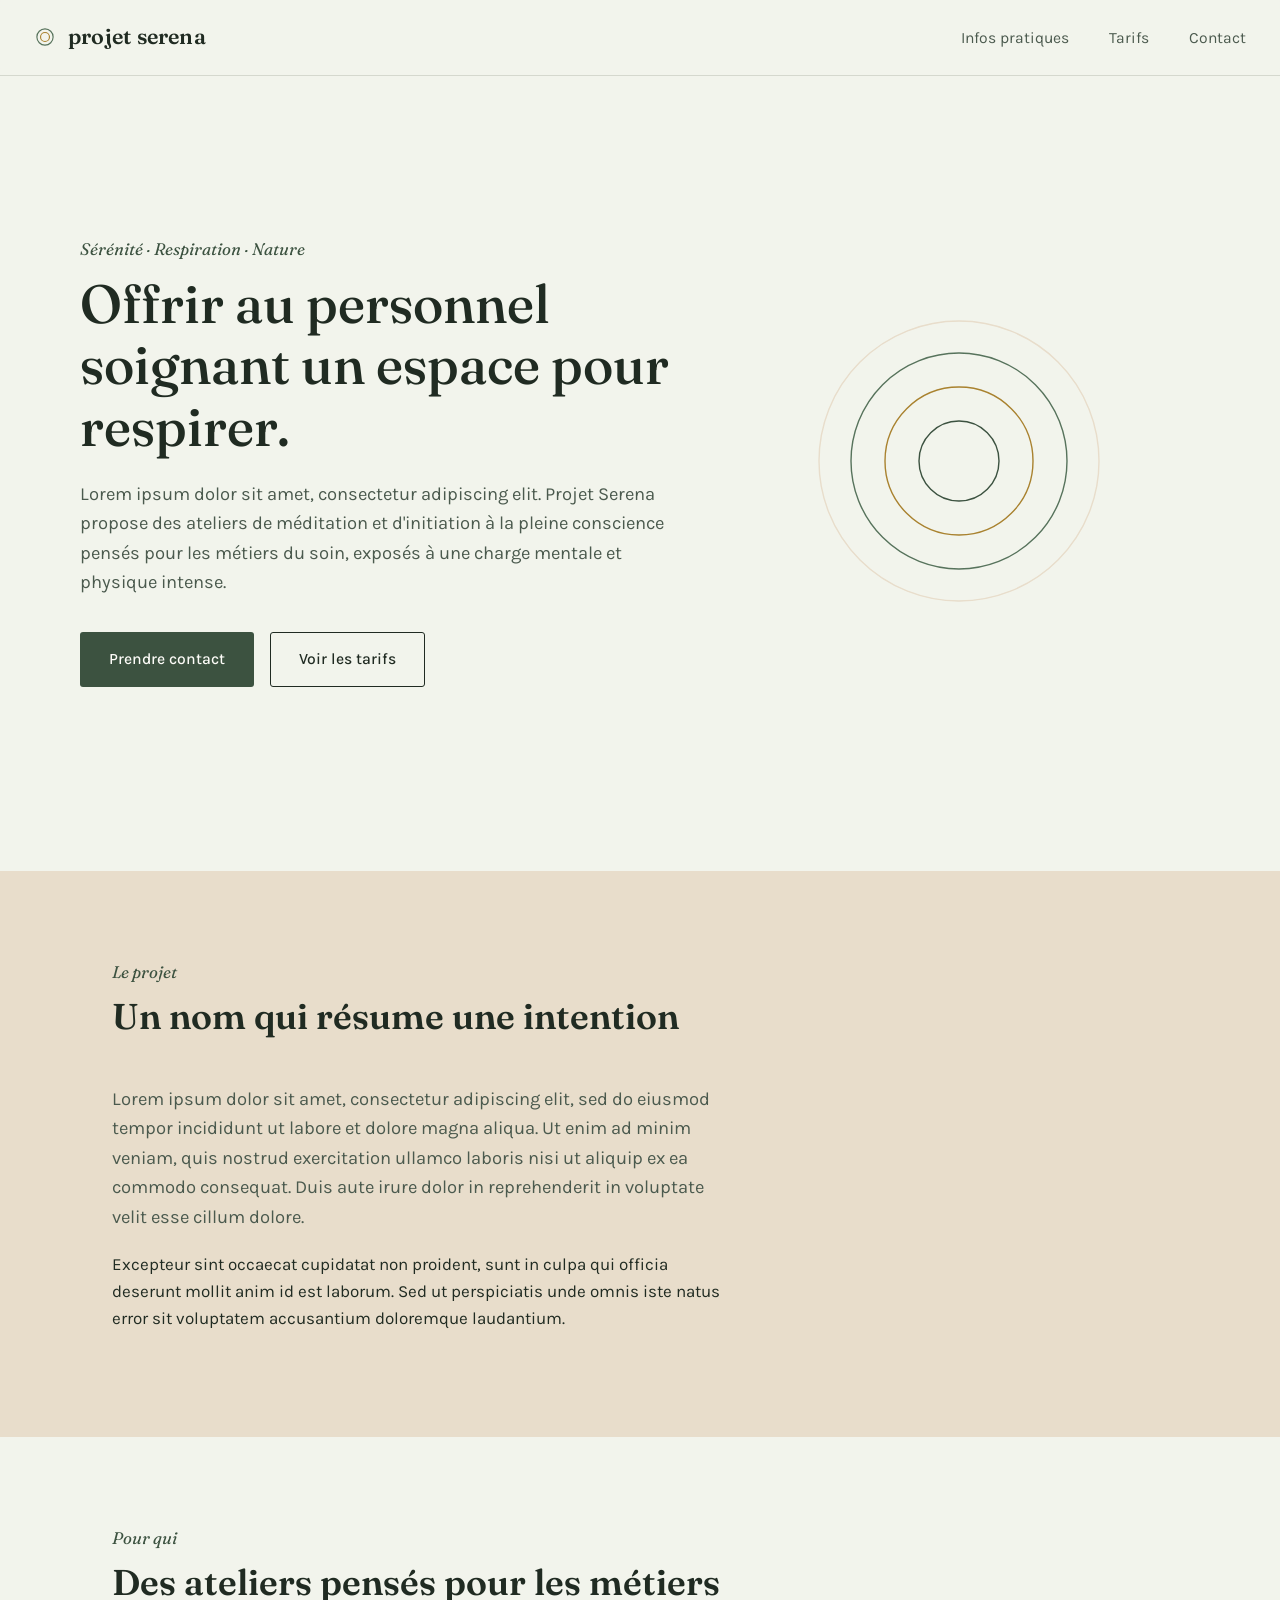
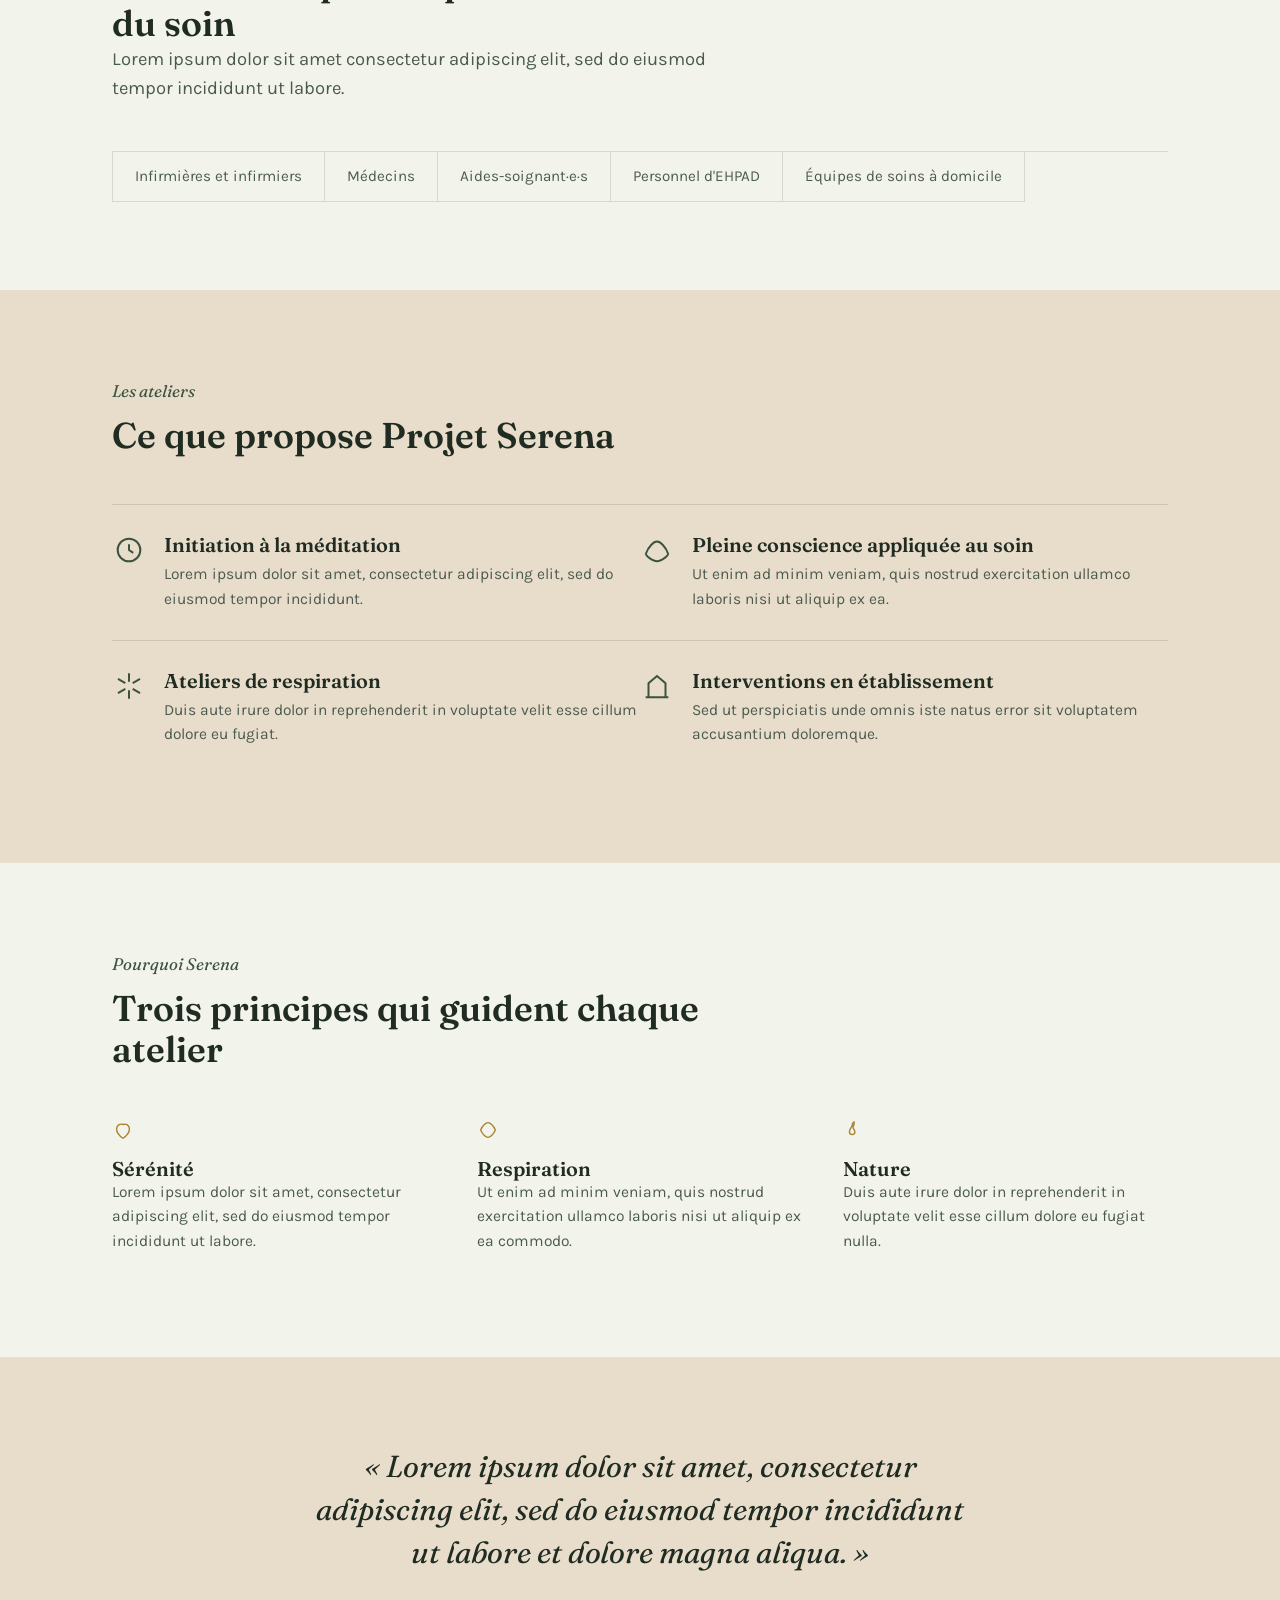
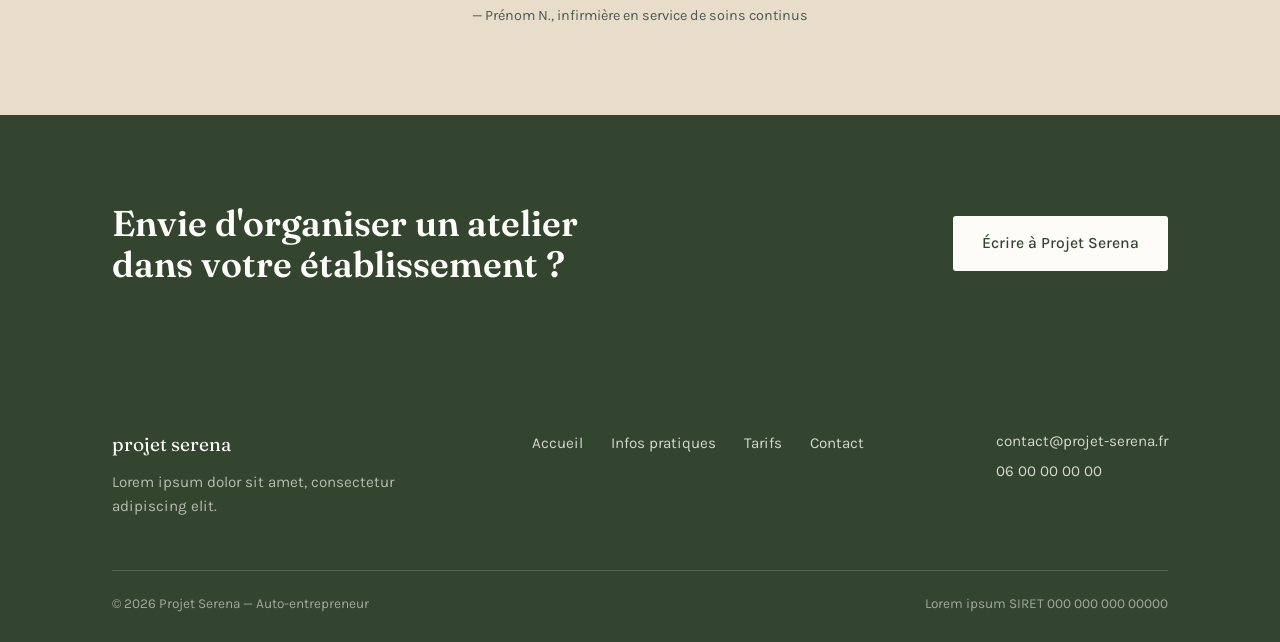
<file: index.html>
<!DOCTYPE html>
<html lang="fr">
<head>
  <meta charset="UTF-8">
  <meta name="viewport" content="width=device-width, initial-scale=1.0">
  <title>Projet Serena — Méditation et pleine conscience pour le personnel soignant</title>
  <meta name="description" content="Projet Serena accompagne le personnel soignant (infirmières, médecins, aides-soignantes, personnel d'EHPAD) avec des ateliers de méditation et de pleine conscience.">

  <link rel="preconnect" href="https://fonts.googleapis.com">
  <link rel="preconnect" href="https://fonts.gstatic.com" crossorigin>
  <link href="https://fonts.googleapis.com/css2?family=Fraunces:ital,opsz,wght@0,9..144,400;0,9..144,500;0,9..144,600;0,9..144,700;1,9..144,500&family=Karla:wght@400;500;700&display=swap" rel="stylesheet">

  <link rel="stylesheet" href="style.css">
</head>
<body>

  <header class="site-header">
    <div class="header-inner">
      <a href="index.html" class="logo">
        <svg class="logo-mark" viewBox="0 0 32 32" fill="none" xmlns="http://www.w3.org/2000/svg" aria-hidden="true">
          <circle cx="16" cy="16" r="10" stroke="#57735C" stroke-width="1.4"/>
          <circle cx="16" cy="16" r="5.5" stroke="#A9822F" stroke-width="1.4"/>
        </svg>
        projet serena
      </a>
      <nav class="main-nav" aria-label="Navigation principale">
        <ul>
          <li><a href="info.html">Infos pratiques</a></li>
          <li><a href="tarifs.html">Tarifs</a></li>
          <li><a href="contact.html">Contact</a></li>
        </ul>
      </nav>
    </div>
  </header>

  <main>

    <!-- Hero -->
    <section class="hero-section">
      <div class="container hero">
        <div class="hero-copy">
          <span class="eyebrow">Sérénité · Respiration · Nature</span>
          <h1>Offrir au personnel soignant un espace pour respirer.</h1>
          <p class="lede">
            Lorem ipsum dolor sit amet, consectetur adipiscing elit. Projet Serena propose
            des ateliers de méditation et d'initiation à la pleine conscience pensés pour
            les métiers du soin, exposés à une charge mentale et physique intense.
          </p>
          <div class="hero-actions">
            <a href="contact.html" class="btn btn-primary">Prendre contact</a>
            <a href="tarifs.html" class="btn btn-ghost">Voir les tarifs</a>
          </div>
        </div>
        <div class="hero-visual">
          <svg class="breath-mark" viewBox="0 0 320 320" width="320" height="320" aria-hidden="true">
            <circle cx="160" cy="160" r="140" stroke="#E8DDCB"/>
            <circle cx="160" cy="160" r="108" stroke="#57735C"/>
            <circle cx="160" cy="160" r="74" stroke="#A9822F"/>
            <circle cx="160" cy="160" r="40" stroke="#3C5240"/>
          </svg>
        </div>
      </div>
    </section>

    <!-- Le projet -->
    <section id="le-projet" class="section-alt">
      <div class="container">
        <div class="section-head">
          <span class="eyebrow">Le projet</span>
          <h2>Un nom qui résume une intention</h2>
        </div>
        <p class="lede">
          Lorem ipsum dolor sit amet, consectetur adipiscing elit, sed do eiusmod tempor
          incididunt ut labore et dolore magna aliqua. Ut enim ad minim veniam, quis
          nostrud exercitation ullamco laboris nisi ut aliquip ex ea commodo consequat.
          Duis aute irure dolor in reprehenderit in voluptate velit esse cillum dolore.
        </p>
        <p>
          Excepteur sint occaecat cupidatat non proident, sunt in culpa qui officia
          deserunt mollit anim id est laborum. Sed ut perspiciatis unde omnis iste natus
          error sit voluptatem accusantium doloremque laudantium.
        </p>
      </div>
    </section>

    <!-- Pour qui -->
    <section id="pour-qui">
      <div class="container">
        <div class="section-head">
          <span class="eyebrow">Pour qui</span>
          <h2>Des ateliers pensés pour les métiers du soin</h2>
          <p class="lede">
            Lorem ipsum dolor sit amet consectetur adipiscing elit, sed do eiusmod
            tempor incididunt ut labore.
          </p>
        </div>
        <div class="tag-row">
          <span>Infirmières et infirmiers</span>
          <span>Médecins</span>
          <span>Aides-soignant·e·s</span>
          <span>Personnel d'EHPAD</span>
          <span>Équipes de soins à domicile</span>
        </div>
      </div>
    </section>

    <!-- Les ateliers -->
    <section id="ateliers" class="section-alt">
      <div class="container">
        <div class="section-head">
          <span class="eyebrow">Les ateliers</span>
          <h2>Ce que propose Projet Serena</h2>
        </div>
        <div class="icon-list">
          <div class="icon-item">
            <svg class="icon" viewBox="0 0 24 24" fill="none" stroke="currentColor" stroke-width="1.4" aria-hidden="true"><circle cx="12" cy="12" r="8"/><path d="M12 8v4l3 2"/></svg>
            <div>
              <h3>Initiation à la méditation</h3>
              <p>Lorem ipsum dolor sit amet, consectetur adipiscing elit, sed do eiusmod tempor incididunt.</p>
            </div>
          </div>
          <div class="icon-item">
            <svg class="icon" viewBox="0 0 24 24" fill="none" stroke="currentColor" stroke-width="1.4" aria-hidden="true"><path d="M4 15c2-6 6-9 8-9s6 3 8 9"/><path d="M4 15c2 3 6 5 8 5s6-2 8-5"/></svg>
            <div>
              <h3>Pleine conscience appliquée au soin</h3>
              <p>Ut enim ad minim veniam, quis nostrud exercitation ullamco laboris nisi ut aliquip ex ea.</p>
            </div>
          </div>
          <div class="icon-item">
            <svg class="icon" viewBox="0 0 24 24" fill="none" stroke="currentColor" stroke-width="1.4" aria-hidden="true"><path d="M12 3v6M12 15v6M4.2 7l5.2 3M14.6 14l5.2 3M4.2 17l5.2-3M14.6 10l5.2-3"/></svg>
            <div>
              <h3>Ateliers de respiration</h3>
              <p>Duis aute irure dolor in reprehenderit in voluptate velit esse cillum dolore eu fugiat.</p>
            </div>
          </div>
          <div class="icon-item">
            <svg class="icon" viewBox="0 0 24 24" fill="none" stroke="currentColor" stroke-width="1.4" aria-hidden="true"><path d="M4 20h16M6 20V10l6-5 6 5v10"/></svg>
            <div>
              <h3>Interventions en établissement</h3>
              <p>Sed ut perspiciatis unde omnis iste natus error sit voluptatem accusantium doloremque.</p>
            </div>
          </div>
        </div>
      </div>
    </section>

    <!-- Pourquoi Serena -->
    <section id="pourquoi">
      <div class="container">
        <div class="section-head">
          <span class="eyebrow">Pourquoi Serena</span>
          <h2>Trois principes qui guident chaque atelier</h2>
        </div>
        <div class="columns-3">
          <div>
            <svg class="col-mark" viewBox="0 0 24 24" fill="none" stroke="currentColor" stroke-width="1.5" aria-hidden="true"><path d="M12 21s-7-4.6-7-10.4A5 5 0 0 1 12 6a5 5 0 0 1 7 4.6C19 16.4 12 21 12 21Z"/></svg>
            <h3>Sérénité</h3>
            <p>Lorem ipsum dolor sit amet, consectetur adipiscing elit, sed do eiusmod tempor incididunt ut labore.</p>
          </div>
          <div>
            <svg class="col-mark" viewBox="0 0 24 24" fill="none" stroke="currentColor" stroke-width="1.5" aria-hidden="true"><path d="M4 12c2-5 6-8 8-8s6 3 8 8c-2 5-6 8-8 8s-6-3-8-8Z"/></svg>
            <h3>Respiration</h3>
            <p>Ut enim ad minim veniam, quis nostrud exercitation ullamco laboris nisi ut aliquip ex ea commodo.</p>
          </div>
          <div>
            <svg class="col-mark" viewBox="0 0 24 24" fill="none" stroke="currentColor" stroke-width="1.5" aria-hidden="true"><path d="M12 3c1 3-1 4-1 6 0 2 2 3 2 5a3 3 0 0 1-6 0c0-4 3-5 3-7 0-1-.5-2.5 2-4Z"/></svg>
            <h3>Nature</h3>
            <p>Duis aute irure dolor in reprehenderit in voluptate velit esse cillum dolore eu fugiat nulla.</p>
          </div>
        </div>
      </div>
    </section>

    <!-- Témoignage -->
    <section class="section-alt">
      <div class="container">
        <blockquote class="quote">
          <p>« Lorem ipsum dolor sit amet, consectetur adipiscing elit, sed do eiusmod tempor incididunt ut labore et dolore magna aliqua. »</p>
          <cite>— Prénom N., infirmière en service de soins continus</cite>
        </blockquote>
      </div>
    </section>

    <!-- CTA -->
    <section class="section-deep">
      <div class="container cta-band">
        <h2>Envie d'organiser un atelier dans votre établissement ?</h2>
        <a href="contact.html" class="btn btn-on-dark">Écrire à Projet Serena</a>
      </div>
    </section>

  </main>

  <footer class="site-footer">
    <div class="container">
      <div class="footer-top">
        <div>
          <div class="footer-logo">projet serena</div>
          <p class="footer-tagline">Lorem ipsum dolor sit amet, consectetur adipiscing elit.</p>
        </div>
        <nav class="footer-nav" aria-label="Navigation du pied de page">
          <ul>
            <li><a href="index.html">Accueil</a></li>
            <li><a href="info.html">Infos pratiques</a></li>
            <li><a href="tarifs.html">Tarifs</a></li>
            <li><a href="contact.html">Contact</a></li>
          </ul>
        </nav>
        <div class="footer-contact">
          <p>contact@projet-serena.fr</p>
          <p>06 00 00 00 00</p>
        </div>
      </div>
      <div class="footer-bottom">
        <span>© 2026 Projet Serena — Auto-entrepreneur</span>
        <span>Lorem ipsum SIRET 000 000 000 00000</span>
      </div>
    </div>
  </footer>

</body>
</html>
</file>
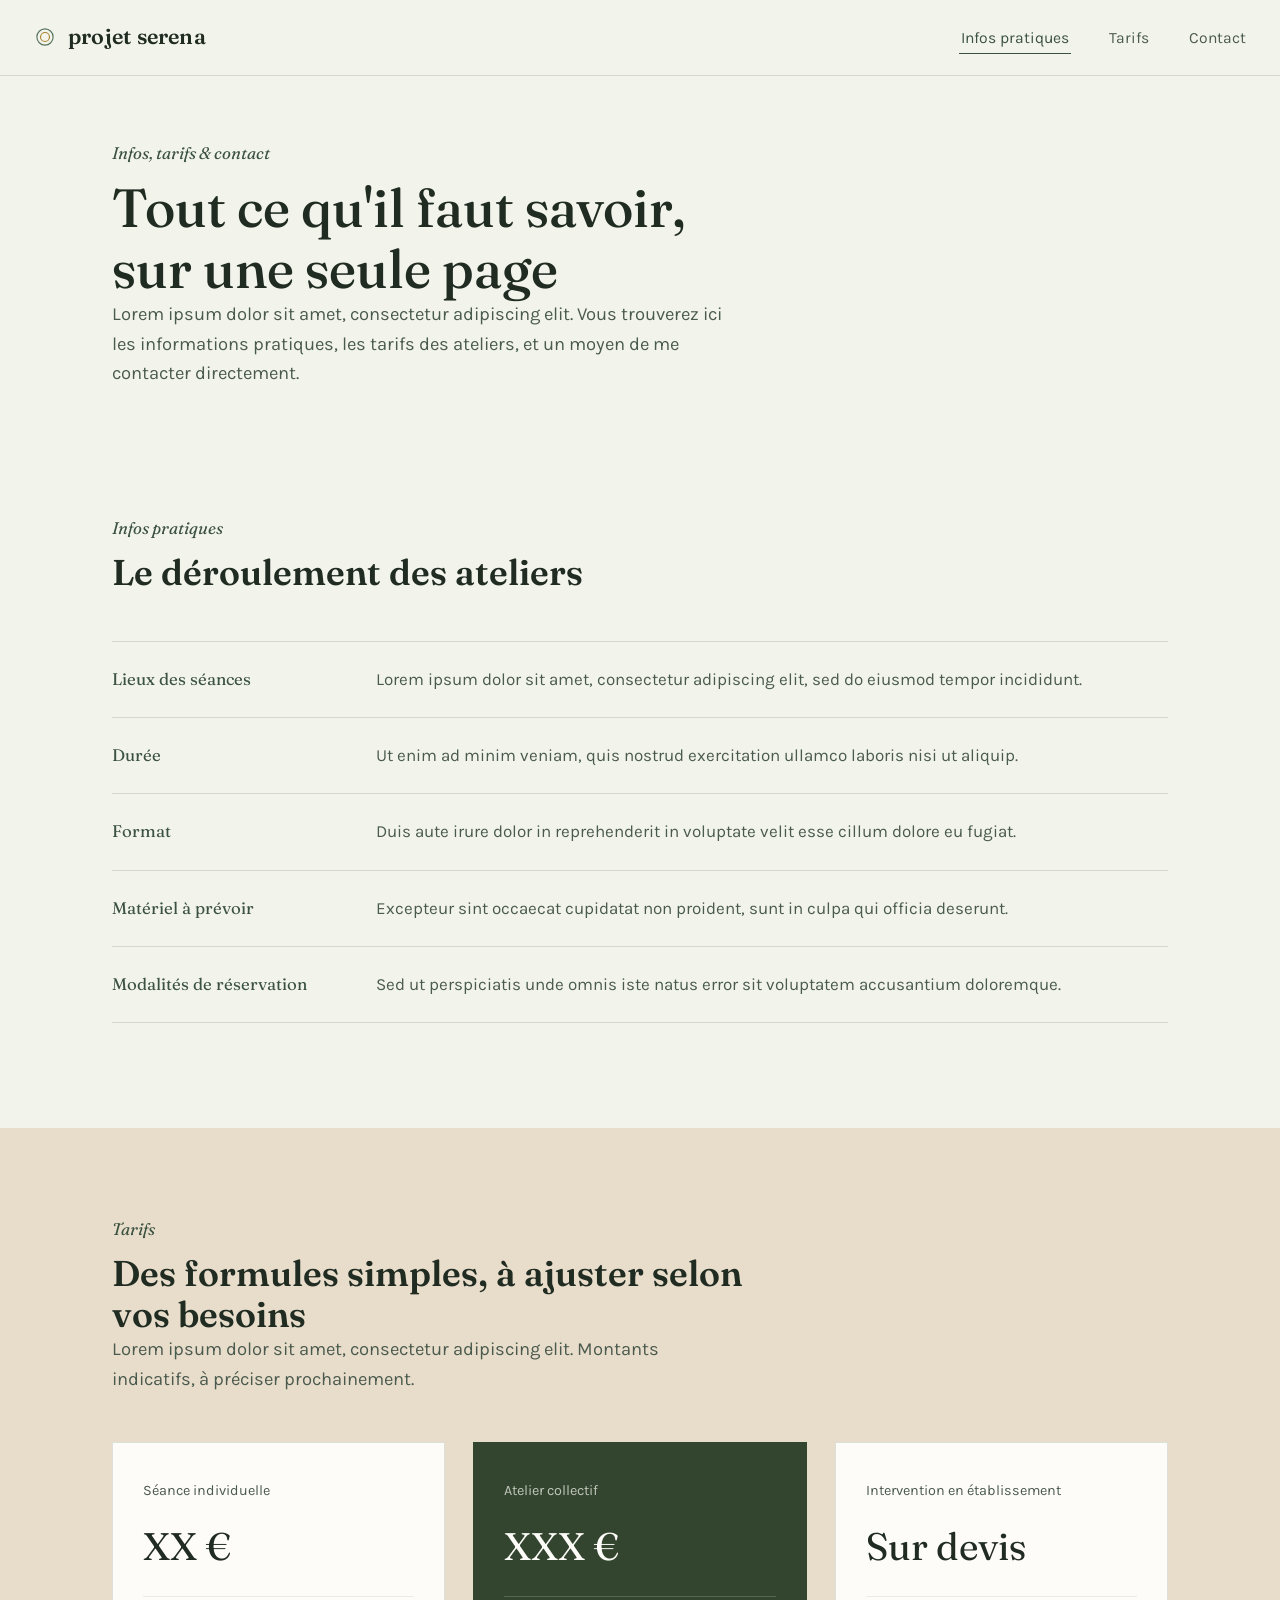
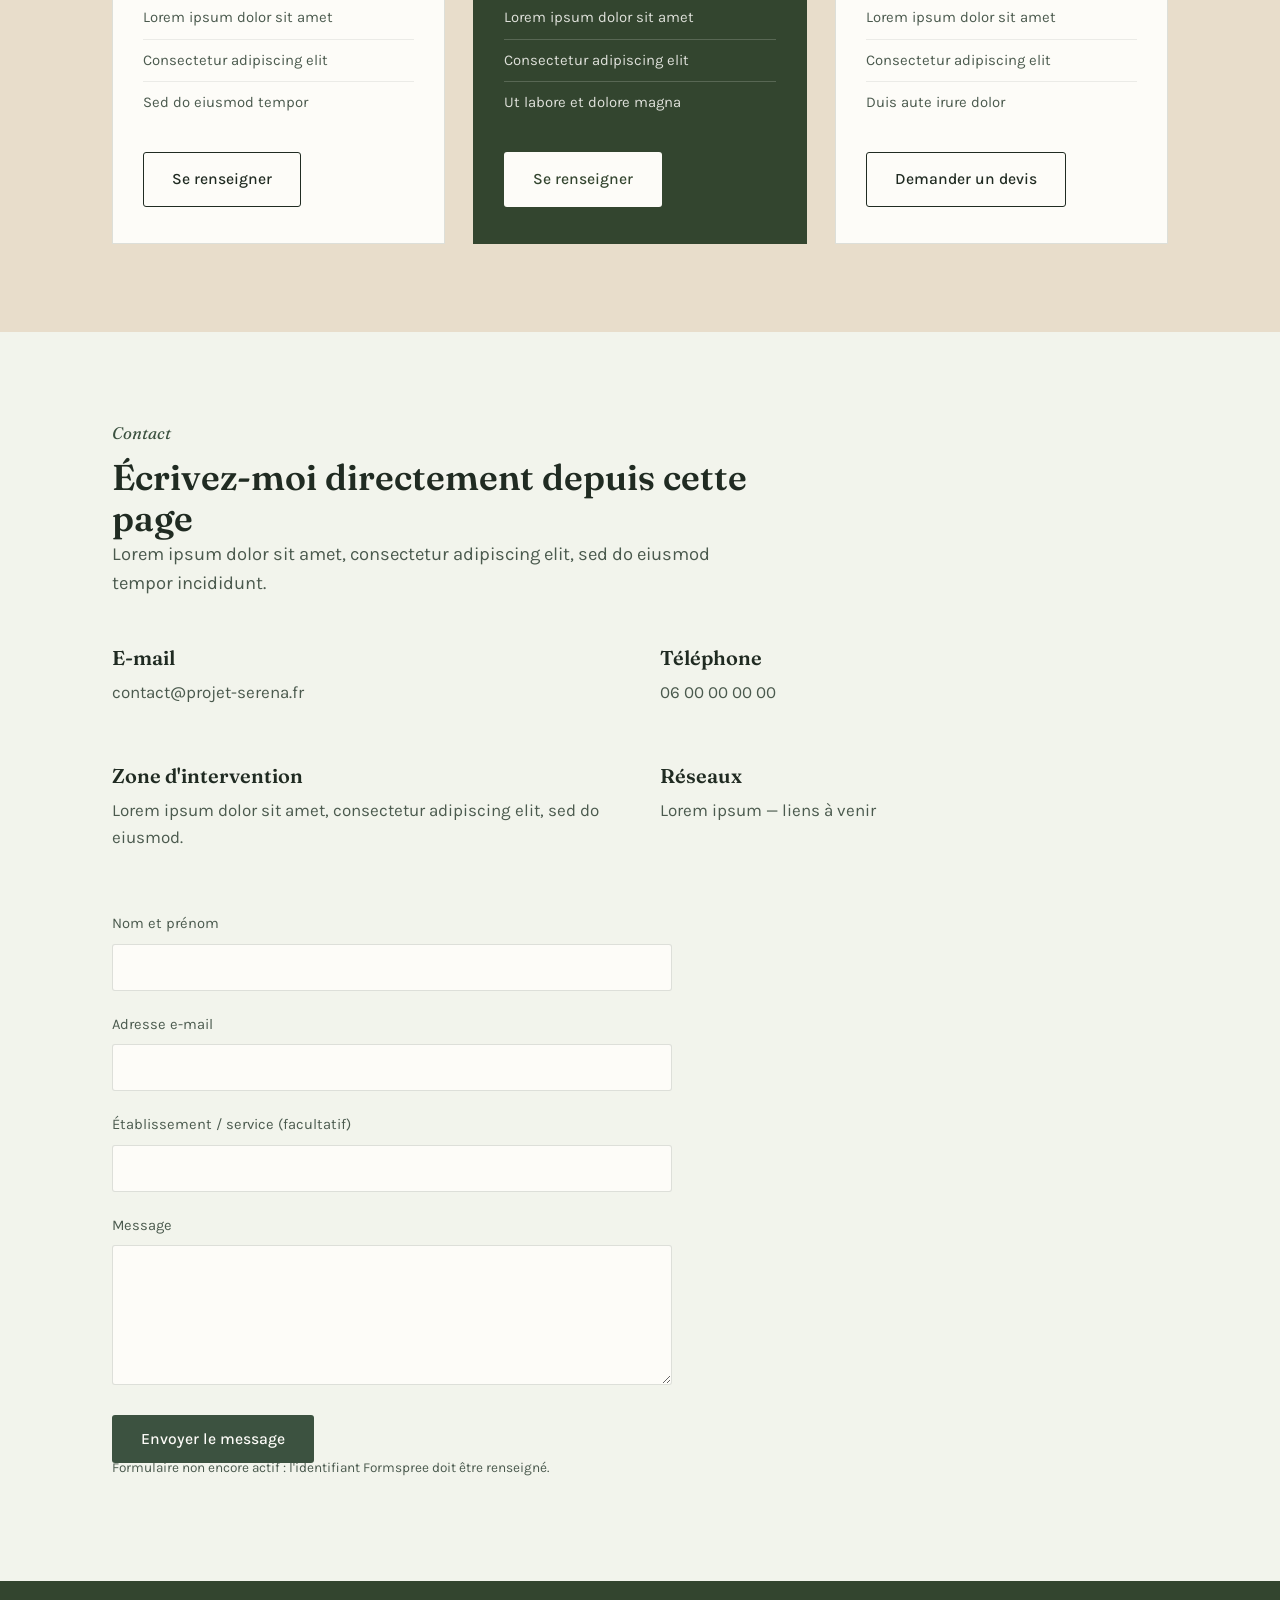
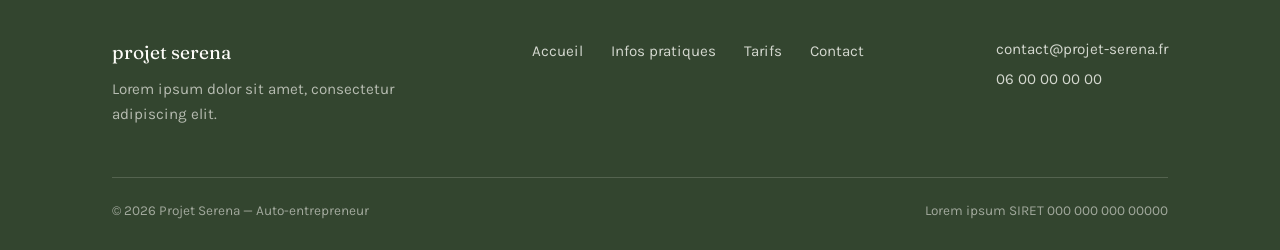
<file: info.html>
<!DOCTYPE html>
<html lang="fr">
<head>
  <meta charset="UTF-8">
  <meta name="viewport" content="width=device-width, initial-scale=1.0">
  <title>Infos pratiques, tarifs & contact — Projet Serena</title>
  <meta name="description" content="Informations pratiques, tarifs et contact pour les ateliers de méditation et pleine conscience de Projet Serena.">

  <link rel="preconnect" href="https://fonts.googleapis.com">
  <link rel="preconnect" href="https://fonts.gstatic.com" crossorigin>
  <link href="https://fonts.googleapis.com/css2?family=Fraunces:ital,opsz,wght@0,9..144,400;0,9..144,500;0,9..144,600;0,9..144,700;1,9..144,500&family=Karla:wght@400;500;700&display=swap" rel="stylesheet">

  <link rel="stylesheet" href="style.css">
</head>
<body>

  <header class="site-header">
    <div class="header-inner">
      <a href="index.html" class="logo">
        <svg class="logo-mark" viewBox="0 0 32 32" fill="none" xmlns="http://www.w3.org/2000/svg" aria-hidden="true">
          <circle cx="16" cy="16" r="10" stroke="#57735C" stroke-width="1.4"/>
          <circle cx="16" cy="16" r="5.5" stroke="#A9822F" stroke-width="1.4"/>
        </svg>
        projet serena
      </a>
      <nav class="main-nav" aria-label="Navigation principale">
        <ul>
          <li><a href="info.html#pratiques" aria-current="page">Infos pratiques</a></li>
          <li><a href="info.html#tarifs">Tarifs</a></li>
          <li><a href="info.html#contact">Contact</a></li>
        </ul>
      </nav>
    </div>
  </header>

  <main>

    <section class="page-hero">
      <div class="container">
        <span class="eyebrow">Infos, tarifs & contact</span>
        <h1>Tout ce qu'il faut savoir, sur une seule page</h1>
        <p class="lede">
          Lorem ipsum dolor sit amet, consectetur adipiscing elit. Vous trouverez ici les
          informations pratiques, les tarifs des ateliers, et un moyen de me contacter
          directement.
        </p>
      </div>
    </section>

    <!-- ==================== INFOS PRATIQUES ==================== -->
    <!-- Tableau d'infos pratiques : à compléter -->
    <section id="pratiques">
      <div class="container">
        <div class="section-head">
          <span class="eyebrow">Infos pratiques</span>
          <h2>Le déroulement des ateliers</h2>
        </div>
        <dl class="info-table">
          <div class="info-row">
            <dt>Lieux des séances</dt>
            <dd>Lorem ipsum dolor sit amet, consectetur adipiscing elit, sed do eiusmod tempor incididunt.</dd>
          </div>
          <div class="info-row">
            <dt>Durée</dt>
            <dd>Ut enim ad minim veniam, quis nostrud exercitation ullamco laboris nisi ut aliquip.</dd>
          </div>
          <div class="info-row">
            <dt>Format</dt>
            <dd>Duis aute irure dolor in reprehenderit in voluptate velit esse cillum dolore eu fugiat.</dd>
          </div>
          <div class="info-row">
            <dt>Matériel à prévoir</dt>
            <dd>Excepteur sint occaecat cupidatat non proident, sunt in culpa qui officia deserunt.</dd>
          </div>
          <div class="info-row">
            <dt>Modalités de réservation</dt>
            <dd>Sed ut perspiciatis unde omnis iste natus error sit voluptatem accusantium doloremque.</dd>
          </div>
        </dl>
      </div>
    </section>

    <!-- ==================== TARIFS ==================== -->
    <section id="tarifs" class="section-alt">
      <div class="container">
        <div class="section-head">
          <span class="eyebrow">Tarifs</span>
          <h2>Des formules simples, à ajuster selon vos besoins</h2>
          <p class="lede">
            Lorem ipsum dolor sit amet, consectetur adipiscing elit. Montants indicatifs,
            à préciser prochainement.
          </p>
        </div>
        <div class="pricing-grid">

          <div class="price-card">
            <div class="price-name">Séance individuelle</div>
            <div class="price-value">XX €</div>
            <ul>
              <li>Lorem ipsum dolor sit amet</li>
              <li>Consectetur adipiscing elit</li>
              <li>Sed do eiusmod tempor</li>
            </ul>
            <a href="#contact" class="btn btn-ghost">Se renseigner</a>
          </div>

          <div class="price-card is-featured">
            <div class="price-name">Atelier collectif</div>
            <div class="price-value">XXX €</div>
            <ul>
              <li>Lorem ipsum dolor sit amet</li>
              <li>Consectetur adipiscing elit</li>
              <li>Ut labore et dolore magna</li>
            </ul>
            <a href="#contact" class="btn btn-on-dark">Se renseigner</a>
          </div>

          <div class="price-card">
            <div class="price-name">Intervention en établissement</div>
            <div class="price-value">Sur devis</div>
            <ul>
              <li>Lorem ipsum dolor sit amet</li>
              <li>Consectetur adipiscing elit</li>
              <li>Duis aute irure dolor</li>
            </ul>
            <a href="#contact" class="btn btn-ghost">Demander un devis</a>
          </div>

        </div>
      </div>
    </section>

    <!-- ==================== CONTACT ==================== -->
    <!-- Formulaire de contact (Formspree) --------------------------------
      Étapes pour activer le formulaire :
      1. Créer un compte sur https://formspree.io et un formulaire.
      2. Récupérer l'identifiant de formulaire (ex : "abcdwxyz").
      3. Remplacer VOTRE_ID_FORMSPREE ci-dessous dans l'attribut action.
      4. Facultatif : modifier la valeur du champ caché "_subject".
    -------------------------------------------------------------------- -->
    <section id="contact">
      <div class="container">
        <div class="section-head">
          <span class="eyebrow">Contact</span>
          <h2>Écrivez-moi directement depuis cette page</h2>
          <p class="lede">
            Lorem ipsum dolor sit amet, consectetur adipiscing elit, sed do eiusmod tempor incididunt.
          </p>
        </div>

        <div class="contact-details" style="margin-bottom: 44px;">
          <div>
            <h3>E-mail</h3>
            <p>contact@projet-serena.fr</p>
          </div>
          <div>
            <h3>Téléphone</h3>
            <p>06 00 00 00 00</p>
          </div>
          <div>
            <h3>Zone d'intervention</h3>
            <p>Lorem ipsum dolor sit amet, consectetur adipiscing elit, sed do eiusmod.</p>
          </div>
          <div>
            <h3>Réseaux</h3>
            <p>Lorem ipsum — liens à venir</p>
          </div>
        </div>

        <form
          action="https://formspree.io/f/xjyvawzo"
          method="POST"
          style="max-width: 560px;"
        >
          <div class="form-field">
            <label for="name">Nom et prénom</label>
            <input type="text" id="name" name="name" required>
          </div>

          <div class="form-field">
            <label for="email">Adresse e-mail</label>
            <input type="email" id="email" name="_replyto" required>
          </div>

          <div class="form-field">
            <label for="structure">Établissement / service (facultatif)</label>
            <input type="text" id="structure" name="structure">
          </div>

          <div class="form-field">
            <label for="message">Message</label>
            <textarea id="message" name="message" required></textarea>
          </div>

          <!-- Sujet de l'e-mail reçu -->
          <input type="hidden" name="_subject" value="Nouveau message — Projet Serena">

          <!-- Anti-spam (champ piège, doit rester vide et caché) -->
          <input type="text" name="_gotcha" style="display:none" tabindex="-1" autocomplete="off">

          <button type="submit" class="btn btn-primary">Envoyer le message</button>
          <p class="form-note">Formulaire non encore actif : l'identifiant Formspree doit être renseigné.</p>
        </form>
      </div>
    </section>

  </main>

  <footer class="site-footer">
    <div class="container">
      <div class="footer-top">
        <div>
          <div class="footer-logo">projet serena</div>
          <p class="footer-tagline">Lorem ipsum dolor sit amet, consectetur adipiscing elit.</p>
        </div>
        <nav class="footer-nav" aria-label="Navigation du pied de page">
          <ul>
            <li><a href="index.html">Accueil</a></li>
            <li><a href="info.html#pratiques">Infos pratiques</a></li>
            <li><a href="info.html#tarifs">Tarifs</a></li>
            <li><a href="info.html#contact">Contact</a></li>
          </ul>
        </nav>
        <div class="footer-contact">
          <p>contact@projet-serena.fr</p>
          <p>06 00 00 00 00</p>
        </div>
      </div>
      <div class="footer-bottom">
        <span>© 2026 Projet Serena — Auto-entrepreneur</span>
        <span>Lorem ipsum SIRET 000 000 000 00000</span>
      </div>
    </div>
  </footer>

</body>
</html>
</file>
<file: style.css>
/* =========================================================
   Projet Serena — feuille de style
   Sommaire :
   1. Polices & variables
   2. Reset de base
   3. Typographie
   4. Mise en page générale (header / footer / conteneurs)
   5. Composants (boutons, listes, formulaire, citation…)
   6. Page d'accueil (hero, sections spécifiques)
   7. Pages secondaires (infos, tarifs, contact)
   8. Responsive
   ========================================================= */

/* 1. Polices & variables ---------------------------------- */

:root {
  --bg: #F2F4EC;            /* fond principal : ivoire sauge */
  --bg-alt: #E8DDCB;        /* fond alterné : sable chaud */
  --bg-deep: #33452F;       /* fond foncé : bandeaux de contraste */
  --ink: #202B22;           /* texte principal : encre forêt */
  --ink-soft: #4B5A4E;      /* texte secondaire */
  --accent: #57735C;        /* vert sauge : liens, accents */
  --accent-dark: #3C5240;
  --gold: #A9822F;          /* ocre discret : boutons, mise en valeur */
  --white: #FDFCF8;
  --line: rgba(32, 43, 34, 0.14);
  --line-soft: rgba(32, 43, 34, 0.08);

  --font-display: "Fraunces", Georgia, serif;
  --font-body: "Karla", "Segoe UI", sans-serif;

  --container-w: 1120px;
}

/* 2. Reset de base ------------------------------------------ */

*, *::before, *::after { box-sizing: border-box; }

html { scroll-behavior: smooth; }

body {
  margin: 0;
  background: var(--bg);
  color: var(--ink);
  font-family: var(--font-body);
  font-size: 17px;
  line-height: 1.6;
  -webkit-font-smoothing: antialiased;
}

img, svg { max-width: 100%; display: block; }

a { color: inherit; text-decoration: none; }

ul { margin: 0; padding: 0; list-style: none; }

button { font-family: inherit; cursor: pointer; }

:focus-visible {
  outline: 2px solid var(--accent-dark);
  outline-offset: 3px;
}

@media (prefers-reduced-motion: reduce) {
  html { scroll-behavior: auto; }
  * { animation-duration: 0.01ms !important; transition-duration: 0.01ms !important; }
}

/* 3. Typographie --------------------------------------------- */

h1, h2, h3, h4 {
  font-family: var(--font-display);
  font-weight: 600;
  color: var(--ink);
  line-height: 1.15;
  margin: 0;
}

h1 { font-size: clamp(2.4rem, 4.2vw, 3.6rem); font-weight: 500; }
h2 { font-size: clamp(1.7rem, 2.8vw, 2.3rem); }
h3 { font-size: 1.25rem; font-weight: 600; }

p { margin: 0 0 1em; max-width: 62ch; }

.eyebrow {
  display: block;
  font-family: var(--font-display);
  font-style: italic;
  font-size: 1.05rem;
  color: var(--accent-dark);
  margin-bottom: 0.6em;
}

.lede {
  font-size: 1.15rem;
  color: var(--ink-soft);
  max-width: 56ch;
}

/* 4. Mise en page générale ------------------------------------ */

.container {
  width: 100%;
  max-width: var(--container-w);
  margin: 0 auto;
  padding: 0 32px;
}

.site-header {
  position: sticky;
  top: 0;
  z-index: 50;
  background: rgba(242, 244, 236, 0.92);
  backdrop-filter: blur(6px);
  border-bottom: 1px solid var(--line);
}

.header-inner {
  display: flex;
  align-items: center;
  justify-content: space-between;
  flex-wrap: wrap;
  gap: 12px;
  padding: 20px 32px;
}

.logo {
  font-family: var(--font-display);
  font-size: 1.35rem;
  font-weight: 600;
  color: var(--ink);
  letter-spacing: 0.01em;
  display: flex;
  align-items: center;
  gap: 10px;
}

.logo-mark {
  width: 26px;
  height: 26px;
  flex-shrink: 0;
}

.main-nav ul {
  display: flex;
  gap: 36px;
}

.main-nav a {
  font-size: 0.98rem;
  color: var(--ink-soft);
  padding: 6px 2px;
  border-bottom: 1px solid transparent;
  transition: color 0.15s ease, border-color 0.15s ease;
}

.main-nav a:hover,
.main-nav a[aria-current="page"] {
  color: var(--accent-dark);
  border-bottom-color: var(--accent-dark);
}

main { display: block; }

section { padding: 88px 0; }

.section-alt { background: var(--bg-alt); }

.section-deep {
  background: var(--bg-deep);
  color: var(--white);
}

.section-deep h2, .section-deep p { color: var(--white); }

.section-head {
  max-width: 640px;
  margin-bottom: 48px;
}

.site-footer {
  background: var(--bg-deep);
  color: rgba(253, 252, 248, 0.85);
  padding: 56px 0 28px;
}

.footer-top {
  display: flex;
  justify-content: space-between;
  flex-wrap: wrap;
  gap: 40px;
  padding-bottom: 36px;
  border-bottom: 1px solid rgba(253, 252, 248, 0.16);
}

.footer-logo {
  font-family: var(--font-display);
  font-size: 1.2rem;
  color: var(--white);
  margin-bottom: 10px;
}

.footer-tagline {
  color: rgba(253, 252, 248, 0.65);
  font-size: 0.95rem;
  max-width: 32ch;
}

.footer-nav ul { display: flex; gap: 28px; flex-wrap: wrap; }

.footer-nav a { font-size: 0.95rem; color: rgba(253, 252, 248, 0.8); }
.footer-nav a:hover { color: var(--white); }

.footer-contact p { color: rgba(253, 252, 248, 0.8); font-size: 0.95rem; margin: 0 0 6px; }

.footer-bottom {
  display: flex;
  justify-content: space-between;
  flex-wrap: wrap;
  gap: 10px;
  padding-top: 22px;
  font-size: 0.85rem;
  color: rgba(253, 252, 248, 0.55);
}

/* 5. Composants ------------------------------------------------ */

.btn {
  display: inline-flex;
  align-items: center;
  gap: 8px;
  padding: 14px 28px;
  border-radius: 3px;
  font-size: 0.98rem;
  font-weight: 500;
  border: 1px solid transparent;
  transition: transform 0.15s ease, background 0.15s ease, border-color 0.15s ease;
}

.btn:hover { transform: translateY(-1px); }

.btn-primary {
  background: var(--accent-dark);
  color: var(--white);
}

.btn-primary:hover { background: var(--ink); }

.btn-ghost {
  border-color: currentColor;
  color: var(--ink);
}

.btn-ghost:hover { background: var(--ink); color: var(--white); border-color: var(--ink); }

.btn-on-dark {
  background: var(--white);
  color: var(--bg-deep);
}

.btn-on-dark:hover { background: var(--bg-alt); }

.tag-row {
  display: flex;
  flex-wrap: wrap;
  gap: 0;
  border-top: 1px solid var(--line);
  border-left: 1px solid var(--line);
}

.tag-row span {
  padding: 12px 22px;
  font-size: 0.95rem;
  color: var(--ink-soft);
  border-right: 1px solid var(--line);
  border-bottom: 1px solid var(--line);
}

.icon-list {
  display: grid;
  grid-template-columns: repeat(2, 1fr);
  gap: 0;
}

.icon-item {
  display: flex;
  gap: 18px;
  padding: 28px 0;
  border-top: 1px solid var(--line);
}

.icon-item:nth-child(1), .icon-item:nth-child(2) { border-top: 1px solid var(--line); }

.icon-item .icon {
  width: 34px;
  height: 34px;
  flex-shrink: 0;
  color: var(--accent-dark);
}

.icon-item h3 { margin-bottom: 6px; }
.icon-item p { color: var(--ink-soft); margin: 0; font-size: 0.97rem; }

.columns-3 {
  display: grid;
  grid-template-columns: repeat(3, 1fr);
  gap: 40px;
}

.columns-3 .col-mark {
  width: 22px;
  height: 22px;
  color: var(--gold);
  margin-bottom: 16px;
}

.columns-3 p { color: var(--ink-soft); font-size: 0.97rem; }

blockquote.quote {
  margin: 0 auto;
  max-width: 680px;
  text-align: center;
}

blockquote.quote p {
  font-family: var(--font-display);
  font-style: italic;
  font-size: clamp(1.4rem, 2.4vw, 1.9rem);
  color: var(--ink);
  max-width: none;
  line-height: 1.4;
}

blockquote.quote cite {
  display: block;
  margin-top: 20px;
  font-style: normal;
  font-size: 0.9rem;
  color: var(--ink-soft);
}

.cta-band {
  display: flex;
  align-items: center;
  justify-content: space-between;
  flex-wrap: wrap;
  gap: 24px;
}

.cta-band h2 { max-width: 20ch; }

/* Formulaire (utilisé sur info.html) */

.form-field {
  margin-bottom: 22px;
}

.form-field label {
  display: block;
  font-size: 0.92rem;
  color: var(--ink-soft);
  margin-bottom: 8px;
}

.form-field input,
.form-field textarea {
  width: 100%;
  padding: 13px 14px;
  background: var(--white);
  border: 1px solid var(--line);
  border-radius: 3px;
  font-family: var(--font-body);
  font-size: 1rem;
  color: var(--ink);
}

.form-field textarea { resize: vertical; min-height: 140px; }

.form-field input:focus,
.form-field textarea:focus {
  border-color: var(--accent-dark);
}

.form-note {
  font-size: 0.85rem;
  color: var(--ink-soft);
  margin-top: -6px;
}

/* Tableau d'infos pratiques */

.info-table {
  border-top: 1px solid var(--line);
}

.info-row {
  display: grid;
  grid-template-columns: 240px 1fr;
  gap: 24px;
  padding: 24px 0;
  border-bottom: 1px solid var(--line);
}

.info-row dt {
  font-family: var(--font-display);
  font-size: 1.05rem;
  color: var(--accent-dark);
}

.info-row dd { margin: 0; color: var(--ink-soft); }

/* Tarifs */

.pricing-grid {
  display: grid;
  grid-template-columns: repeat(3, 1fr);
  gap: 28px;
}

.price-card {
  border: 1px solid var(--line);
  padding: 36px 30px;
  background: var(--white);
}

.price-card.is-featured {
  background: var(--bg-deep);
  border-color: var(--bg-deep);
  color: var(--white);
}

.price-card.is-featured p,
.price-card.is-featured .price-value { color: var(--white); }

.price-name {
  font-size: 0.9rem;
  color: var(--ink-soft);
  margin-bottom: 14px;
}

.price-card.is-featured .price-name { color: rgba(253, 252, 248, 0.7); }

.price-value {
  font-family: var(--font-display);
  font-size: 2.4rem;
  color: var(--ink);
  margin-bottom: 18px;
}

.price-card ul { margin-bottom: 28px; }

.price-card li {
  padding: 9px 0;
  border-top: 1px solid var(--line-soft);
  font-size: 0.93rem;
  color: var(--ink-soft);
}

.price-card.is-featured li {
  border-top-color: rgba(253, 252, 248, 0.18);
  color: rgba(253, 252, 248, 0.85);
}

/* Bandeau de page simple (info / tarifs / contact) */

.page-hero {
  padding: 64px 0 20px;
}

.page-hero h1 { max-width: 18ch; }

/* 6. Page d'accueil : hero -------------------------------------- */

.hero {
  display: grid;
  grid-template-columns: 1.1fr 0.9fr;
  align-items: center;
  gap: 48px;
  padding: 72px 0 96px;
}

.hero-copy p.lede { margin: 22px 0 34px; }

.hero-actions { display: flex; gap: 16px; flex-wrap: wrap; }

.hero-visual {
  display: flex;
  align-items: center;
  justify-content: center;
}

.breath-mark circle {
  fill: none;
  stroke-width: 1.4;
}

/* 7. Pages secondaires -------------------------------------------- */

.contact-details {
  display: grid;
  grid-template-columns: repeat(2, 1fr);
  gap: 40px;
}

.contact-details h3 { margin-bottom: 10px; }
.contact-details p { color: var(--ink-soft); }

/* 8. Responsive ------------------------------------------------------ */

@media (max-width: 880px) {
  .hero { grid-template-columns: 1fr; gap: 40px; }
  .hero-visual { order: -1; max-width: 260px; margin: 0 auto; }
  .icon-list { grid-template-columns: 1fr; }
  .columns-3 { grid-template-columns: 1fr; gap: 32px; }
  .pricing-grid { grid-template-columns: 1fr; }
  .contact-details { grid-template-columns: 1fr; }
  .info-row { grid-template-columns: 1fr; gap: 6px; }
  section { padding: 64px 0; }
}

@media (max-width: 600px) {
  .header-inner { padding: 16px 20px; }
  .main-nav ul { gap: 20px; }
  .container { padding: 0 20px; }
  .cta-band { text-align: center; justify-content: center; }
  .footer-top, .footer-bottom { flex-direction: column; }
}
</file>
